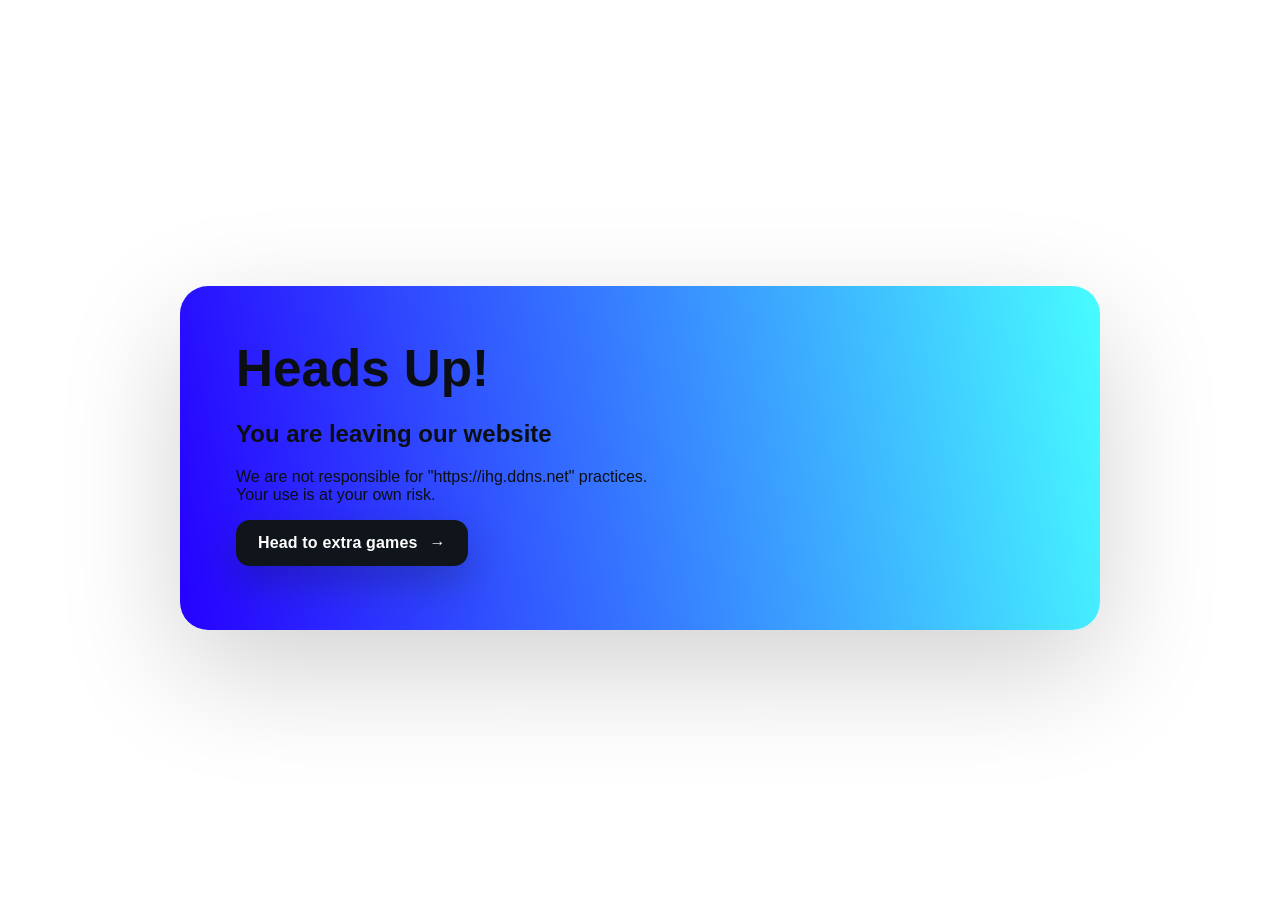
<file: New FGS/index.html>
<!DOCTYPE html>
<html lang="en"><head>
    <meta charset="utf-8">
    <meta name="viewport" content="width=device-width, initial-scale=1">
    <title>You are heading for an external website</title>
    <link rel="icon" href="/favicon.png">
  <body>
    <style>
        :root {
          --ink: #0b0f14;
          --shadow: rgba(0, 0, 0, 0.18);
        }
    
        * { box-sizing: border-box; }
    
        main {
          margin: 0;
          font-family: "Space Grotesk", "Trebuchet MS", sans-serif;
          color: var(--ink);
          min-height: 100vh;
          overflow-x: hidden;
          display: flex;
          justify-content: center;
          align-items: center;
        }

        .card {
          position: relative;
          width: min(920px, 92vw);
          background: linear-gradient(80deg, #2600ff, #47fcff);
          border-radius: 28px;
          padding: 56px 56px 64px;
          box-shadow: 0 40px 120px var(--shadow);
          overflow: hidden;
          z-index: 1;
        }
    
        h1 {
          margin: 0 0 24px;
          font-size: clamp(2.6rem, 4vw, 3.6rem);
          line-height: 1.05;
        }
    
        .cta {
          display: inline-flex;
          align-items: center;
          gap: 12px;
          padding: 14px 22px;
          border-radius: 14px;
          background: #10151c;
          color: white;
          text-decoration: none;
          font-weight: 600;
          letter-spacing: 0.01em;
          box-shadow: 0 16px 40px rgba(16, 21, 28, 0.28);
          transition: transform 200ms ease, box-shadow 200ms ease;
        }
    
        .cta:hover {
          transform: translateY(-2px);
          box-shadow: 0 20px 50px rgba(16, 21, 28, 0.35);
        }
    
        @media (max-width: 640px) {
          .card { padding: 36px 28px 40px; }
          h1 { font-size: 2.2rem; }
        }
    </style>
    <main>
        <div class="card">
            <h1>Heads Up!</h1>
            <h2>You are leaving our website</h2>
            <p>We are not responsible for "https://ihg.ddns.net" practices. <br>Your use is at your own risk.</p>
            <a class="cta" href="https://ihg.ddns.net" target="_blank">
              Head to extra games
              <span aria-hidden="true">→</span>
            </a>
        </div>
    </main>
  </body>
</html>
</file>
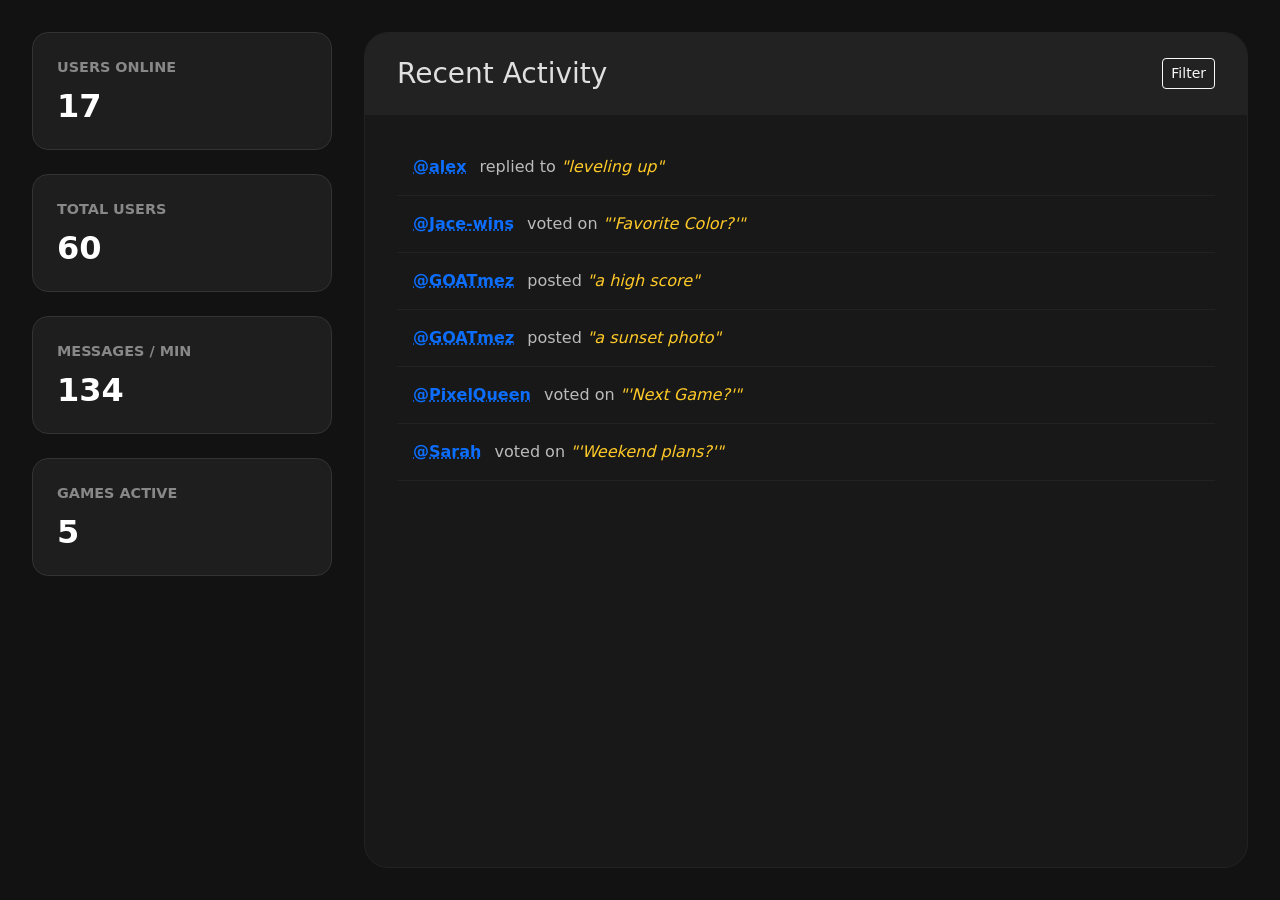
<file: New FGS/admindashbord.html>
<!DOCTYPE html>
<html lang="en">
<head>
    <meta charset="UTF-8">
    <meta name="viewport" content="width=device-width, initial-scale=1.0">
    <title>Example dashboard</title>
    <link href="https://cdn.jsdelivr.net/npm/bootstrap@5.3.3/dist/css/bootstrap.min.css" rel="stylesheet">
    <style>
        body {
            background-color: #121212;
            color: #e0e0e0;
            font-family: 'Inter', system-ui, sans-serif;
            min-height: 100vh;
            display: flex;
            padding: 2rem;
        }
        .left-content {
            width: 300px;
            display: flex;
            flex-direction: column;
            gap: 1.5rem;
        }
        .stat-card {
            background: #1e1e1e;
            border: 1px solid #333;
            border-radius: 16px;
            padding: 1.5rem;
            transition: transform 0.2s ease, border-color 0.2s ease;
        }
        .stat-card:hover {
            transform: translateY(-5px);
            border-color: #0d6efd;
        }
        .stat-label {
            color: #888;
            font-size: 0.9rem;
            font-weight: 600;
            text-transform: uppercase;
            margin-bottom: 0.5rem;
        }
        .stat-value {
            font-size: 2rem;
            font-weight: 700;
            color: #fff;
            margin: 0;
        }
        .recent-activity {
            flex-grow: 1;
            background-color: #181818;
            margin-left: 2rem;
            border-radius: 24px;
            border: 1px solid #222;
            display: flex;
            flex-direction: column;
            overflow: hidden;
        }
        .recent-header {
            padding: 1.5rem 2rem;
            background: #222;
            display: flex;
            justify-content: space-between;
            align-items: center;
            position: relative;
        }
        #activity-list {
            padding: 1.5rem 2rem;
            list-style: none;
            overflow-y: auto;
        }
        .activity-item {
            padding: 1rem;
            border-bottom: 1px solid #222;
            animation: fadeIn 0.5s ease-out;
        }
        .activity-user {
            color: #0d6efd;
            font-weight: 600;
            margin-right: 8px;
        }
        .activity-text { color: #bbb; }
        .highlight { color: #ffca28; font-style: italic; }


       
        .custom-dropdown {
            position: absolute;
            top: 100%;
            right: 2rem;
            background: #252525;
            border: 1px solid #444;
            border-radius: 8px;
            z-index: 1000;
            width: 220px;
            padding: 10px;
            box-shadow: 0 10px 25px rgba(0,0,0,0.5);
            display: none;
        }
        .custom-dropdown.show { display: block; }
        .dropdown-section { margin-bottom: 10px; font-size: 0.8rem; color: #888; }
       
        /* Tooltip / Mod Menu */
        .user-tooltip {
            position: fixed;
            background: #2c2c2c;
            border: 1px solid #0d6efd;
            border-radius: 12px;
            padding: 15px;
            z-index: 2000;
            width: 200px;
            box-shadow: 0 0 20px rgba(0,0,0,0.8);
        }
        .mod-btn { width: 100%; margin-top: 5px; text-align: left; font-size: 0.85rem; }
        .ban-reason { background: #121212; border: 1px solid #444; color: white; width: 100%; font-size: 0.8rem; margin-top: 5px; }
   
        .activity-user { cursor: pointer; text-decoration: underline dotted; }
        .activity-user:hover { color: #fff; }
    </style>
</head>
<body>
    <div class="left-content">
        <div class="stat-card">
            <p class="stat-label">Users Online</p>
            <h2 class="stat-value" id="online-count">17</h2>
        </div>
        <div class="stat-card">
            <p class="stat-label">Total Users</p>
            <h2 class="stat-value">60</h2>
        </div>
        <div class="stat-card">
            <p class="stat-label">Messages / Min</p>
            <h2 class="stat-value" id="mpm-count">134</h2>
        </div>
        <div class="stat-card">
            <p class="stat-label">Games Active</p>
            <h2 class="stat-value">5</h2>
        </div>
    </div>


    <div class="recent-activity">
        <div class="recent-header">
            <h3 class="m-0">Recent Activity</h3>
            <!-- FIX: Added 'event' as an argument here -->
            <button class="btn btn-outline-light btn-sm" onclick="toggleFilter(event)">Filter</button>
           
            <div id="filter-menu" class="custom-dropdown" onclick="event.stopPropagation()">
                <div class="dropdown-section">Category</div>
                <select id="type-filter" class="form-select form-select-sm mb-3" onchange="applyFilters()">
                    <option value="all">All Activities</option>
                    <option value="chat">Chats</option>
                    <option value="poll">Polls</option>
                    <option value="moment">Moments</option>
                    <option value="discussion">Discussions</option>
                </select>
               
                <div class="dropdown-section">Search Username</div>
                <input type="text" id="user-search" class="form-control form-control-sm" placeholder="e.g. @alex" onkeyup="applyFilters()">
            </div>
        </div>
        <div id="activity-list"></div>
    </div>
   
    <script>
        // Pools for generating random, unique activity
        const users = ["@alex", "@Jim", "@Jace-wins", "@GOATmez", "@Sarah", "@Misty_02", "@Dev_King", "@PixelQueen"];
        const subjects = {
            chat: ["about the update", "the new event", "Hi everyone!", "Is anyone online?", "LOL!"],
            poll: ["'Best Pizza?'", "'Next Game?'", "'Favorite Color?'", "'Weekend plans?'"],
            moment: ["a sunset photo", "their setup", "a high score", "new artwork"],
            discussion: ["the server rules", "leveling up", "the dev log", "balance changes"],
            game: ["Chess", "Snake", "Tetris", "Poker", "Battle Arena"]
        };


        const actions = [
            { text: "just chatted", type: "chat", getSub: () => subjects.chat[Math.floor(Math.random() * subjects.chat.length)] },
            { text: "voted on", type: "poll", getSub: () => subjects.poll[Math.floor(Math.random() * subjects.poll.length)] },
            { text: "posted", type: "moment", getSub: () => subjects.moment[Math.floor(Math.random() * subjects.moment.length)] },
            { text: "replied to", type: "discussion", getSub: () => subjects.discussion[Math.floor(Math.random() * subjects.discussion.length)] },
            { text: "is playing", type: "game", getSub: () => subjects.game[Math.floor(Math.random() * subjects.game.length)] }
        ];


        let history = [];


        function toggleFilter(e) {
            if (e) e.stopPropagation();
            document.getElementById('filter-menu').classList.toggle('show');
        }


        function addActivity() {
            const user = users[Math.floor(Math.random() * users.length)];
            const action = actions[Math.floor(Math.random() * actions.length)];
            const highlight = action.getSub();


            // Create unique data object
            const newAct = {
                user: user,
                text: action.text,
                highlight: highlight,
                type: action.type,
                id: Date.now()
            };


            history.unshift(newAct);
            if (history.length > 50) history.pop();
            applyFilters();
        }


        function applyFilters() {
            const type = document.getElementById('type-filter').value;
            const userSearch = document.getElementById('user-search').value.toLowerCase();
           
            const filtered = history.filter(a => {
                const matchesType = type === 'all' || a.type === type;
                const matchesUser = a.user.toLowerCase().includes(userSearch);
                return matchesType && matchesUser;
            });
            render(filtered);
        }


        function render(data) {
            const list = document.getElementById('activity-list');
            list.innerHTML = '';
            // Show top 8 items from history
            data.slice(0, 8).forEach(act => {
                const div = document.createElement('div');
                div.className = 'activity-item';
                div.innerHTML = `
                    <span class="activity-user" onclick="openModMenu(event, '${act.user}')">${act.user}</span>
                    <span class="activity-text">${act.text}</span>
                    <span class="highlight">"${act.highlight}"</span>
                `;
                list.appendChild(div);
            });
        }


        function openModMenu(e, username) {
            if (e) e.stopPropagation();
            const existing = document.querySelector('.user-tooltip');
            if(existing) existing.remove();


            const menu = document.createElement('div');
            menu.className = 'user-tooltip';
            menu.style.left = (e.clientX + 10) + 'px';
            menu.style.top = (e.clientY + 10) + 'px';
           
            menu.innerHTML = `
                <div style="font-weight:bold; color:#0d6efd; margin-bottom:8px;">Manage ${username}</div>
                <input type="text" class="ban-input" id="reason" placeholder="Ban reason...">
                <button class="btn btn-danger btn-sm mod-btn" onclick="alert('Banned for: ' + document.getElementById('reason').value)">Ban User</button>
               
                <div class="dropdown mt-2">
                    <button class="btn btn-secondary btn-sm mod-btn dropdown-toggle" type="button" onclick="this.nextElementSibling.classList.toggle('show')">
                        Block From...
                    </button>
                    <div class="dropdown-menu p-2 bg-dark border-secondary" style="color:white; min-width:150px;">
                        <div class="form-check"><input type="checkbox" class="form-check-input"><label class="form-check-label">Chats</label></div>
                        <div class="form-check"><input type="checkbox" class="form-check-input"><label class="form-check-label">Polls</label></div>
                        <div class="form-check"><input type="checkbox" class="form-check-input"><label class="form-check-label">Moments</label></div>
                        <div class="form-check"><input type="checkbox" class="form-check-input"><label class="form-check-label">Games</label></div>
                    </div>
                </div>
                <button class="btn btn-primary btn-sm mod-btn mt-2" onclick="this.closest('.user-tooltip').remove()">Done</button>
            `;
            document.body.appendChild(menu);
        }


        window.onclick = function(event) {
            document.getElementById('filter-menu').classList.remove('show');
            const tool = document.querySelector('.user-tooltip');
            if(tool && !tool.contains(event.target)) tool.remove();
        };


        // Start the loop
        for(let i=0; i<5; i++) addActivity();
        setInterval(addActivity, 1000);


    </script>
</body>
</html>
</file>
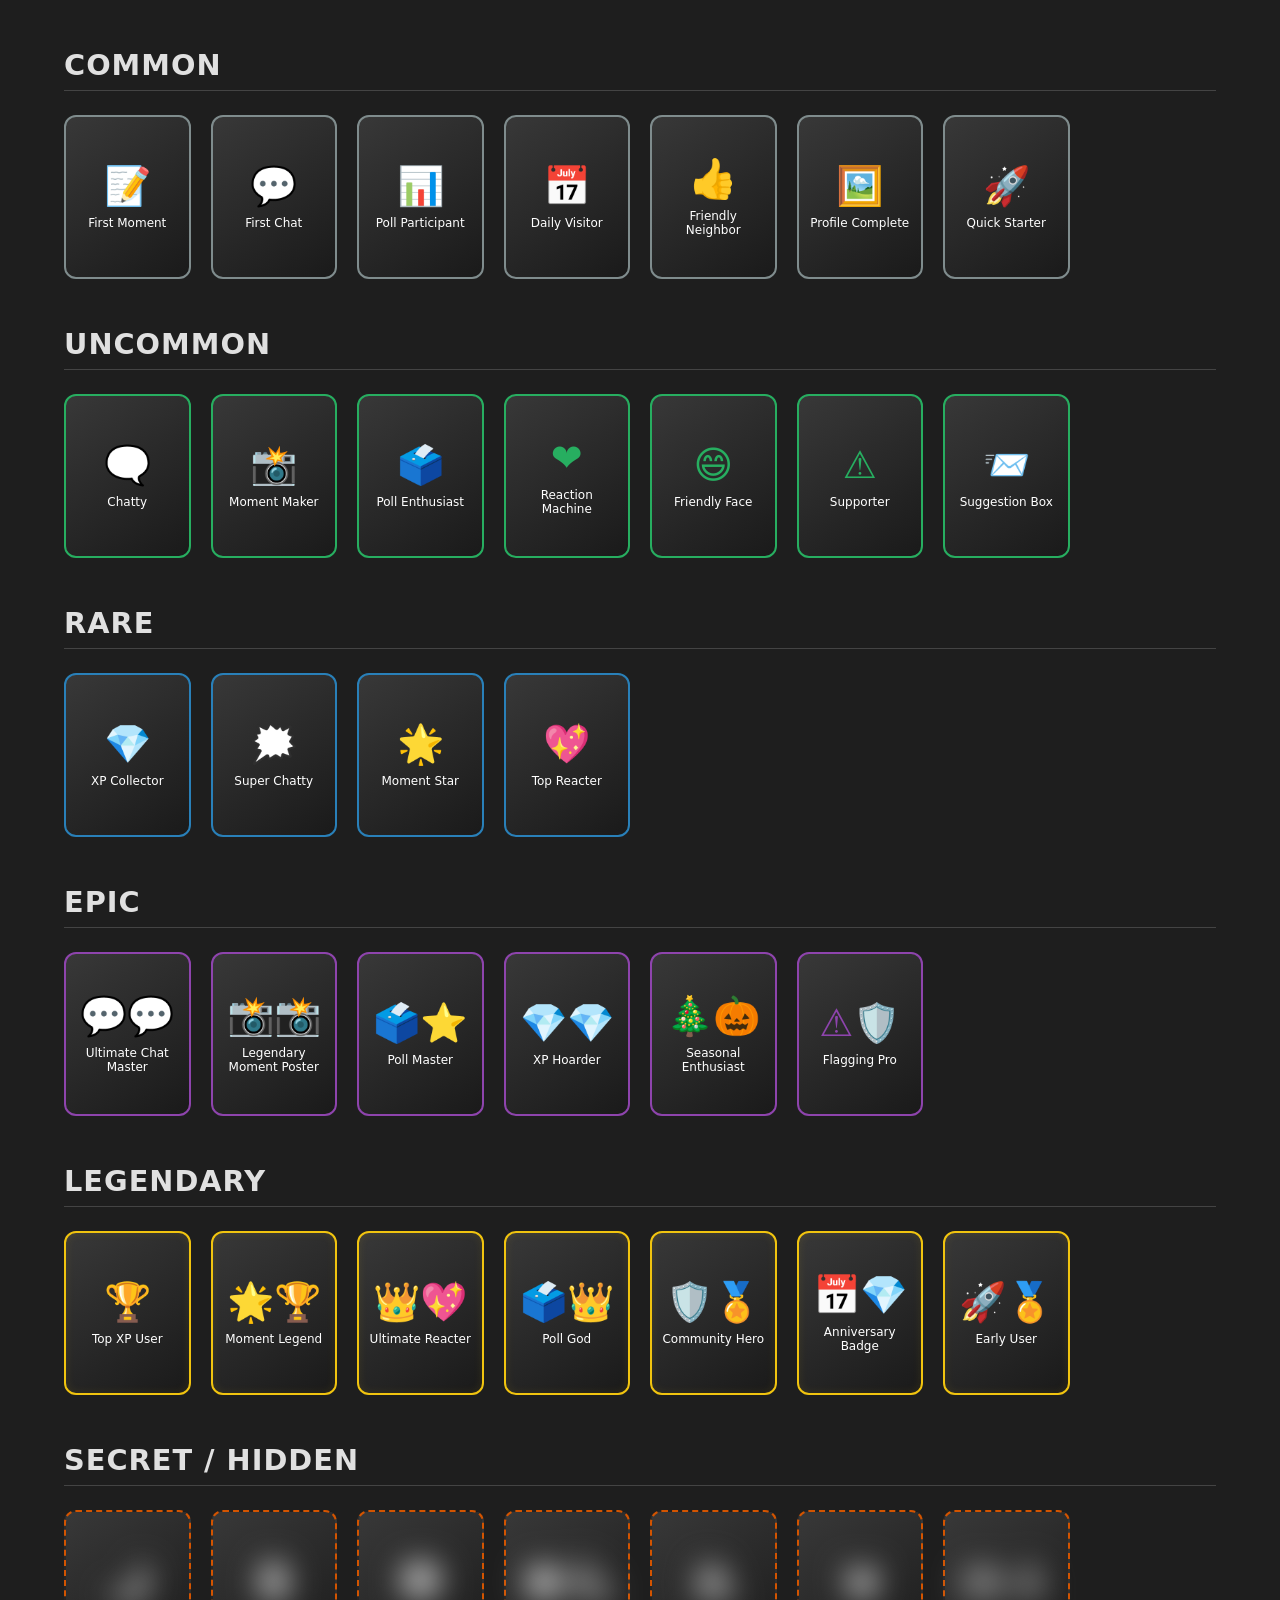
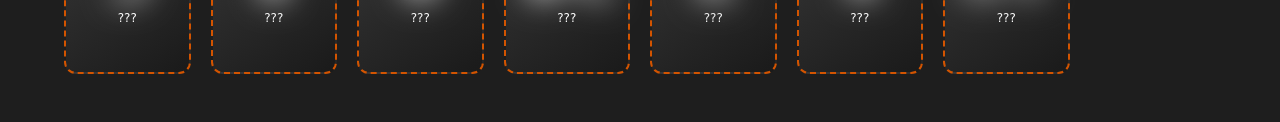
<file: New FGS/badges.html>
<!DOCTYPE html>
<html lang="en">
<head>
    <meta charset="UTF-8">
    <meta name="viewport" content="width=device-width, initial-scale=1.0">
    <title>Badge Collection</title>
    <style>
        body {
            margin: 2rem 4rem;
            background-color: #1e1e1e;
            color: #e0e0e0;
            font-family: 'Segoe UI', system-ui, -apple-system, sans-serif;
        }

        h1 {
            font-size: 1.8rem;
            margin-top: 3rem;
            padding-bottom: 0.5rem;
            border-bottom: 1px solid #444;
            text-transform: uppercase;
            letter-spacing: 1px;
        }

        /* --- CSS Grid Layout --- */
        .badge-grid {
            display: grid;
            /* Creates as many 120px columns as will fit, then centers them */
            grid-template-columns: repeat(auto-fill, minmax(120px, 1fr));
            gap: 20px;
            margin-top: 1.5rem;
            margin-bottom: 3rem;
        }

        /* --- Badge Card Base --- */
        .badge-card {
            position: relative;
            height: 140px;
            background: linear-gradient(145deg, #383838, #1a1a1a);
            border: 2px solid #555;
            border-radius: 12px;
            display: flex;
            flex-direction: column;
            align-items: center;
            justify-content: center;
            padding: 10px;
            transition: all 0.3s cubic-bezier(0.175, 0.885, 0.32, 1.275);
            cursor: pointer;
        }

        .badge-card span {
            font-size: 38px;
            margin-bottom: 8px;
            display: block;
        }

        .badge-card small {
            font-size: 0.75rem;
            text-align: center;
            font-weight: 500;
            color: #fff;
            line-height: 1.2;
        }

        /* --- Hover "Lift" Effect --- */
        .badge-card:hover {
            transform: translateY(-8px);
            box-shadow: 0 10px 20px rgba(0,0,0,0.4);
        }

        /* --- Tooltip (Details) --- */
        .details {
            visibility: hidden;
            width: 180px;
            background-color: #000;
            color: #fff;
            text-align: center;
            border-radius: 8px;
            padding: 10px;
            position: absolute;
            z-index: 100;
            bottom: 115%;
            left: 50%;
            transform: translateX(-50%);
            opacity: 0;
            transition: opacity 0.2s ease;
            font-size: 0.8rem;
            border: 1px solid currentColor; /* Matches rarity color */
            pointer-events: none;
        }

        .badge-card:hover .details {
            visibility: visible;
            opacity: 1;
        }

        /* --- Rarity Accents --- */
        .common { border-color: #7f8c8d; color: #7f8c8d; }
        .uncommon { border-color: #27ae60; color: #27ae60; }
        .rare { border-color: #2980b9; color: #2980b9; }
        .epic { border-color: #8e44ad; color: #8e44ad; }
        .legendary { border-color: #f1c40f; color: #f1c40f; box-shadow: inset 0 0 10px rgba(241, 196, 15, 0.1); }
        
        .secret { 
            border-color: #d35400; 
            color: #d35400; 
            border-style: dashed; 
        }

        /* Icon starts very blurred and grey */
        .secret span { 
            filter: blur(15px) grayscale(100%); 
            transition: filter 0.8s ease; 
        }

        /* On hover, it becomes slightly less blurry but stays grayscale/faded */
        .badge-card.secret:hover span { 
            filter: blur(4px) grayscale(100%) opacity(0.5); 
        }

        /* Tooltip styling for secret hints */
        .secret .details {
            font-style: italic;
            background-color: #1a0000; /* Darker red-tinted background */
            border-color: #d35400;
        }


    </style>
</head>
<body>

    <div class="container-fluid">
        <!-- COMMON SECTION -->
        <h1>Common</h1>
        <div class="badge-grid">
            <div class="badge-card common"><span>📝</span><small>First Moment</small><div class="details">Post your first Moment</div></div>
            <div class="badge-card common"><span>💬</span><small>First Chat</small><div class="details">Send your first chat message</div></div>
            <div class="badge-card common"><span>📊</span><small>Poll Participant</small><div class="details">Vote on your first poll</div></div>
            <div class="badge-card common"><span>📅</span><small>Daily Visitor</small><div class="details">Log in for 1 day</div></div>
            <div class="badge-card common"><span>👍</span><small>Friendly Neighbor</small><div class="details">React to someone else’s Moment for the first time</div></div>
            <div class="badge-card common"><span>🖼️</span><small>Profile Complete</small><div class="details">Add profile picture + bio</div></div>
            <div class="badge-card common"><span>🚀</span><small>Quick Starter</small><div class="details">Complete 3 actions (post, vote, chat) in one day</div></div>
        </div>

        <!-- UNCOMMON SECTION -->
        <h1>Uncommon</h1>
        <div class="badge-grid">
            <div class="badge-card uncommon"><span>🗨️</span><small>Chatty</small><div class="details">Send 50 messages</div></div>
            <div class="badge-card uncommon"><span>📸</span><small>Moment Maker</small><div class="details">Post 5 Moments</div></div>
            <div class="badge-card uncommon"><span>🗳️</span><small>Poll Enthusiast</small><div class="details">Vote on 20 polls</div></div>
            <div class="badge-card uncommon"><span>❤️</span><small>Reaction Machine</small><div class="details">Give 50 reactions</div></div>
            <div class="badge-card uncommon"><span>😄</span><small>Friendly Face</small><div class="details">Get 10 reactions on your Moments</div></div>
            <div class="badge-card uncommon"><span>⚠️</span><small>Supporter</small><div class="details">Flag 1 inappropriate Moment responsibly</div></div>
            <div class="badge-card uncommon"><span>📨</span><small>Suggestion Box</small><div class="details">Submit 3 poll suggestions or site ideas</div></div>
        </div>

        <!-- RARE SECTION -->
        <h1>Rare</h1>
        <div class="badge-grid">
            <div class="badge-card rare"><span>💎</span><small>XP Collector</small><div class="details">Reach 5,000 XP</div></div>
            <div class="badge-card rare"><span>🗯️</span><small>Super Chatty</small><div class="details">Send 200 messages</div></div>
            <div class="badge-card rare"><span>🌟</span><small>Moment Star</small><div class="details">Post 30 Moments</div></div>
            <div class="badge-card rare"><span>💖</span><small>Top Reacter</small><div class="details">Give 200 reactions</div></div>
        </div>

        <!-- EPIC SECTION -->
        <h1>Epic</h1>
        <div class="badge-grid">
            <div class="badge-card epic"><span>💬💬</span><small>Ultimate Chat Master</small><div class="details">Send 500 messages</div></div>
            <div class="badge-card epic"><span>📸📸</span><small>Legendary Moment Poster</small><div class="details">Post 100 Moments</div></div>
            <div class="badge-card epic"><span>🗳️⭐</span><small>Poll Master</small><div class="details">Vote on 100 polls</div></div>
            <div class="badge-card epic"><span>💎💎</span><small>XP Hoarder</small><div class="details">Reach 20,000 XP</div></div>
            <div class="badge-card epic"><span>🎄🎃</span><small>Seasonal Enthusiast</small><div class="details">Participate in all seasonal events for a year</div></div>
            <div class="badge-card epic"><span>⚠️🛡️</span><small>Flagging Pro</small><div class="details">Flag 10 Moments responsibly</div></div>
        </div>

        <!-- LEGENDARY SECTION -->
        <h1>Legendary</h1>
        <div class="badge-grid">
            <div class="badge-card legendary"><span>🏆</span><small>Top XP User</small><div class="details">Finish a month as #1 XP holder</div></div>
            <div class="badge-card legendary"><span>🌟🏆</span><small>Moment Legend</small><div class="details">Post 50 Moments</div></div>
            <div class="badge-card legendary"><span>👑💖</span><small>Ultimate Reacter</small><div class="details">Give 1,000 reactions</div></div>
            <div class="badge-card legendary"><span>🗳️👑</span><small>Poll God</small><div class="details">Vote on every poll of a month</div></div>
            <div class="badge-card legendary"><span>🛡️🏅</span><small>Community Hero</small><div class="details">Flag/moderate 100 Moments</div></div>
            <div class="badge-card legendary"><span>📅💎</span><small>Anniversary Badge</small><div class="details">Log in every day for a full year</div></div>
            <div class="badge-card legendary"><span>🚀🏅</span><small>Early User</small><div class="details">Be among first 100 users</div></div>
        </div>

        <!-- SECRET SECTION -->
        <h1>Secret / Hidden</h1>
        <div class="badge-grid">
            <div class="badge-card secret">
                <span>🌙</span><small>???</small>
                <div class="details">The moon watches those who do not sleep...</div>
            </div>
            <div class="badge-card secret">
                <span>🥚</span><small>???</small>
                <div class="details">Some things are better left found than sought.</div>
            </div>
            <div class="badge-card secret">
                <span>🤐</span><small>???</small>
                <div class="details">A quiet word in the right place speaks volumes.</div>
            </div>
            <div class="badge-card secret">
                <span>🌟💫</span><small>???</small>
                <div class="details">To reach the stars, others must look up at you.</div>
            </div>
            <div class="badge-card secret">
                <span>🕵️</span><small>???</small>
                <div class="details">Not all paths are marked on the map.</div>
            </div>
            <div class="badge-card secret">
                <span>💥</span><small>???</small>
                <div class="details">A mistake made, a memory erased.</div>
            </div>
            <div class="badge-card secret">
                <span>🎃🎄</span><small>???</small>
                <div class="details">The calendar holds gifts for the patient.</div>
            </div>
        </div>

    </div>

</body>
</html>
</file>
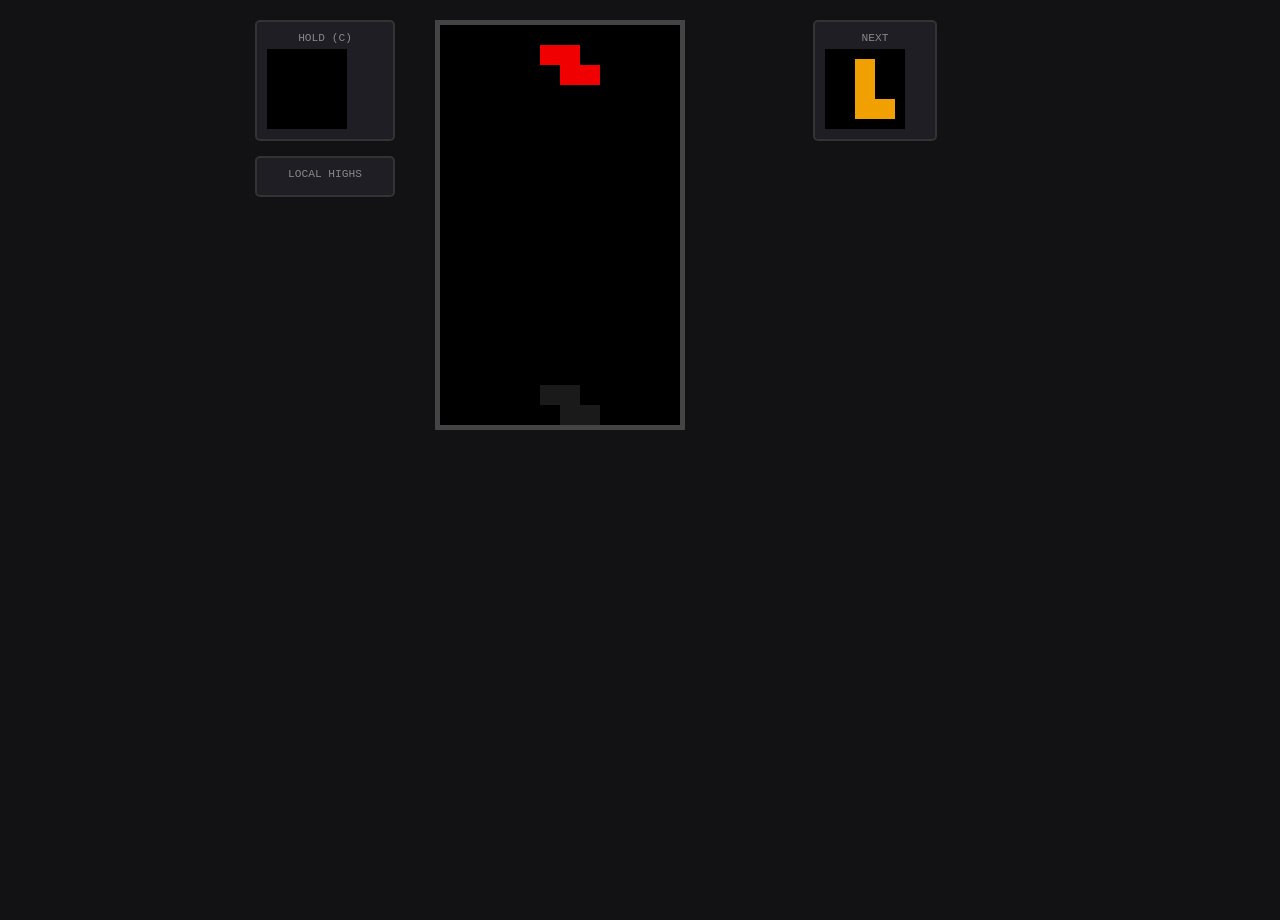
<file: New FGS/tetris.html>
<html>
<head>
    <title>Tetris: Global & Local</title>
    <style>
        body { background: #121214; color: #fff; font-family: 'Courier New', monospace; display: flex; flex-direction: column; align-items: center; height: 100vh; margin: 0; padding-top: 20px; overflow-y: hidden; }
        .main-layout { display: flex; gap: 40px; align-items: flex-start; }
        .stats-panel { width: 140px; display: flex; flex-direction: column; gap: 15px; }
        .stat-box { background: #1e1e24; border: 2px solid #333; padding: 10px; border-radius: 5px; text-align: center; }
        .stat-label { font-size: 0.7em; color: #888; margin-bottom: 5px; }
        .stat-value { font-size: 1.2em; color: #00ffcc; font-weight: bold; }
        #game-container { border: 5px solid #444; position: relative; background: #000; }
        canvas { display: block; }
        .leaderboard-panel { width: 300px; background: #1e1e24; border: 2px solid #444; border-radius: 8px; padding: 15px; }
        h3 { margin-top: 0; color: #f0a000; text-align: center; border-bottom: 1px solid #444; padding-bottom: 10px; }
        .score-list { list-style: none; padding: 0; margin: 0; font-size: 0.9em; }
        .score-item { display: flex; justify-content: space-between; padding: 5px 0; border-bottom: 1px solid #2a2a2a; }
        .rank { color: #888; width: 30px; }
        .player-name { flex-grow: 1; }
        .top-score { color: #00ffcc; font-weight: bold; }
        #overlay { position: absolute; top: 0; left: 0; width: 100%; height: 100%; background: rgba(0,0,0,0.8); display: none; flex-direction: column; align-items: center; justify-content: center; text-align: center; }
        button { background: #00ffcc; border: none; padding: 10px 20px; font-weight: bold; cursor: pointer; margin-top: 15px; border-radius: 4px; }
        button:hover { background: #00ccaa; }
    </style>
</head>
<body>

    <div class="main-layout">
        <div class="stats-panel">
            <div class="stat-box">
                <div class="stat-label">HOLD (C)</div>
                <canvas id="hold" width="80" height="80"></canvas>
            </div>
            <div class="stat-box">
                <div class="stat-label">LOCAL HIGHS</div>
                <ul id="local-leaderboard" class="score-list"></ul>
            </div>
        </div>

        <div id="game-container">
            <canvas id="tetris" width="240" height="400"></canvas>
            <div id="overlay">
                <h1 style="color: #ff0055;">GAME OVER</h1>
                <div id="final-score">Score: 0</div>
                <button onclick="resetGame()">PLAY AGAIN</button>
            </div>
        </div>

        <div class="stats-panel" style="width: 300px;">
            <div class="stat-box" style="width: 100px; align-self: center;">
                <div class="stat-label">NEXT</div>
                <canvas id="next" width="80" height="80"></canvas>
            </div>
            
        </div>
    </div>

<script>
const canvas = document.getElementById('tetris');
const context = canvas.getContext('2d');
const holdCtx = document.getElementById('hold').getContext('2d');
const nextCtx = document.getElementById('next').getContext('2d');
context.scale(20, 20); holdCtx.scale(20, 20); nextCtx.scale(20, 20);

const colors = [null, '#00f0f0', '#f0a000', '#0000f0', '#f0f000', '#f00000', '#00f000', '#a000f0'];
let arena = Array.from({length: 20}, () => Array(12).fill(0));
let player = { pos: {x: 0, y: 0}, matrix: null, score: 0, lines: 0, level: 1 };
let nextPiece = null, holdPiece = null, canHold = true, gamePaused = false;
let dropCounter = 0, dropInterval = 1000, lastTime = 0;

function createPiece(type) {
    if (type === 'I') return [[0,1,0,0],[0,1,0,0],[0,1,0,0],[0,1,0,0]];
    if (type === 'L') return [[0,2,0],[0,2,0],[0,2,2]];
    if (type === 'J') return [[0,3,0],[0,3,0],[3,3,0]];
    if (type === 'O') return [[4,4],[4,4]];
    if (type === 'Z') return [[5,5,0],[0,5,5],[0,0,0]];
    if (type === 'S') return [[0,6,6],[6,6,0],[0,0,0]];
    if (type === 'T') return [[0,7,0],[7,7,7],[0,0,0]];
}

function drawMatrix(matrix, offset, ctx, isGhost = false) {
    matrix.forEach((row, y) => {
        row.forEach((value, x) => {
            if (value !== 0) {
                ctx.fillStyle = isGhost ? 'rgba(255,255,255,0.1)' : colors[value];
                ctx.fillRect(x + offset.x, y + offset.y, 1, 1);
            }
        });
    });
}

function draw() {
    context.fillStyle = '#000';
    context.fillRect(0, 0, canvas.width, canvas.height);
    drawMatrix(arena, {x:0, y:0}, context);
    const gPos = getGhostPosition();
    drawMatrix(player.matrix, gPos, context, true);
    drawMatrix(player.matrix, player.pos, context);
    drawPreview(nextCtx, nextPiece);
    drawPreview(holdCtx, holdPiece);
}

function drawPreview(ctx, matrix) {
    ctx.fillStyle = '#000'; ctx.fillRect(0,0,4,4);
    if (matrix) drawMatrix(matrix, {x: (4-matrix[0].length)/2, y: (4-matrix.length)/2}, ctx);
}

function collide(arena, player, pos) {
    const [m, o] = [player.matrix, pos || player.pos];
    for (let y = 0; y < m.length; ++y) {
        for (let x = 0; x < m[y].length; ++x) {
            if (m[y][x] !== 0 && (arena[y + o.y] && arena[y + o.y][x + o.x]) !== 0) return true;
        }
    }
    return false;
}

function getGhostPosition() {
    let y = player.pos.y;
    while (!collide(arena, player, {x: player.pos.x, y: y + 1})) y++;
    return {x: player.pos.x, y: y};
}

function arenaSweep() {
    let rowCount = 0;
    outer: for (let y = arena.length - 1; y > 0; --y) {
        for (let x = 0; x < arena[y].length; ++x) if (arena[y][x] === 0) continue outer;
        arena.unshift(arena.splice(y, 1)[0].fill(0));
        rowCount++; y++;
    }
    if (rowCount > 0) {
        player.score += [0, 40, 100, 300, 1200][rowCount] * player.level;
        player.lines += rowCount;
        player.level = Math.floor(player.lines / 10) + 1;
        dropInterval = Math.max(100, 1000 - (player.level * 80));
    }
}

function playerReset() {
    if (!nextPiece) nextPiece = getRandomPiece();
    player.matrix = nextPiece;
    nextPiece = getRandomPiece();
    player.pos = {y: 0, x: Math.floor(arena[0].length / 2) - Math.floor(player.matrix[0].length / 2)};
    canHold = true;
    if (collide(arena, player)) gameOver();
}

function gameOver() {
    gamePaused = true;
    document.getElementById('overlay').style.display = 'flex';
    document.getElementById('final-score').innerText = "Score: " + player.score;
    saveScore(player.score);
}

function resetGame() {
    arena.forEach(row => row.fill(0));
    player.score = 0; player.lines = 0; player.level = 1;
    dropInterval = 1000; holdPiece = null;
    document.getElementById('overlay').style.display = 'none';
    gamePaused = false;
    playerReset();
}

function saveScore(score) {
    let scores = JSON.parse(localStorage.getItem('tetrisScores') || '[]');
    scores.push(score);
    scores.sort((a, b) => b - a);
    scores = scores.slice(0, 5);
    localStorage.setItem('tetrisScores', JSON.stringify(scores));
    updateLeaderboardDisplay();
}

function updateLeaderboardDisplay() {
    const list = document.getElementById('local-leaderboard');
    const scores = JSON.parse(localStorage.getItem('tetrisScores') || '[]');
    list.innerHTML = scores.map((s, i) => `<li class="score-item"><span class="rank">${i+1}</span><span>Player</span><span class="top-score">${s}</span></li>`).join('');
}

function getRandomPiece() { return createPiece('ILJOTSZ'[Math.random() * 7 | 0]); }

function update(time = 0) {
    if (!gamePaused) {
        const deltaTime = time - lastTime; lastTime = time;
        dropCounter += deltaTime;
        if (dropCounter > dropInterval) { player.pos.y++; if (collide(arena, player)) { player.pos.y--; merge(); playerReset(); arenaSweep(); } dropCounter = 0; }
        draw();
    }
    requestAnimationFrame(update);
}

function merge() { player.matrix.forEach((row, y) => { row.forEach((val, x) => { if (val !== 0) arena[y+player.pos.y][x+player.pos.x] = val; }); }); }

document.addEventListener('keydown', e => {
    if (gamePaused) return;
    if (e.keyCode === 37) { player.pos.x--; if (collide(arena, player)) player.pos.x++; }
    else if (e.keyCode === 39) { player.pos.x++; if (collide(arena, player)) player.pos.x--; }
    else if (e.keyCode === 40) { player.pos.y++; if (collide(arena, player)) { player.pos.y--; merge(); playerReset(); arenaSweep(); } }
    else if (e.keyCode === 38) { 
        const oldX = player.pos.x; let off = 1;
        const rotate = (m) => { for(let y=0; y<m.length; ++y) for(let x=0; x<y; ++x) [m[x][y], m[y][x]] = [m[y][x], m[x][y]]; m.forEach(row => row.reverse()); };
        rotate(player.matrix);
        while (collide(arena, player)) { player.pos.x += off; off = -(off + (off > 0 ? 1 : -1)); if (off > player.matrix[0].length) { rotate(player.matrix); rotate(player.matrix); rotate(player.matrix); player.pos.x = oldX; return; } }
    }
    else if (e.keyCode === 67 && canHold) {
        if (!holdPiece) { holdPiece = player.matrix; playerReset(); } 
        else { [player.matrix, holdPiece] = [holdPiece, player.matrix]; player.pos.y = 0; }
        canHold = false;
    }
    else if (e.keyCode === 32) { while(!collide(arena, player)) player.pos.y++; player.pos.y--; merge(); playerReset(); arenaSweep(); }
});

updateLeaderboardDisplay();
playerReset();
update();
</script>
</body>
</html>
</file>
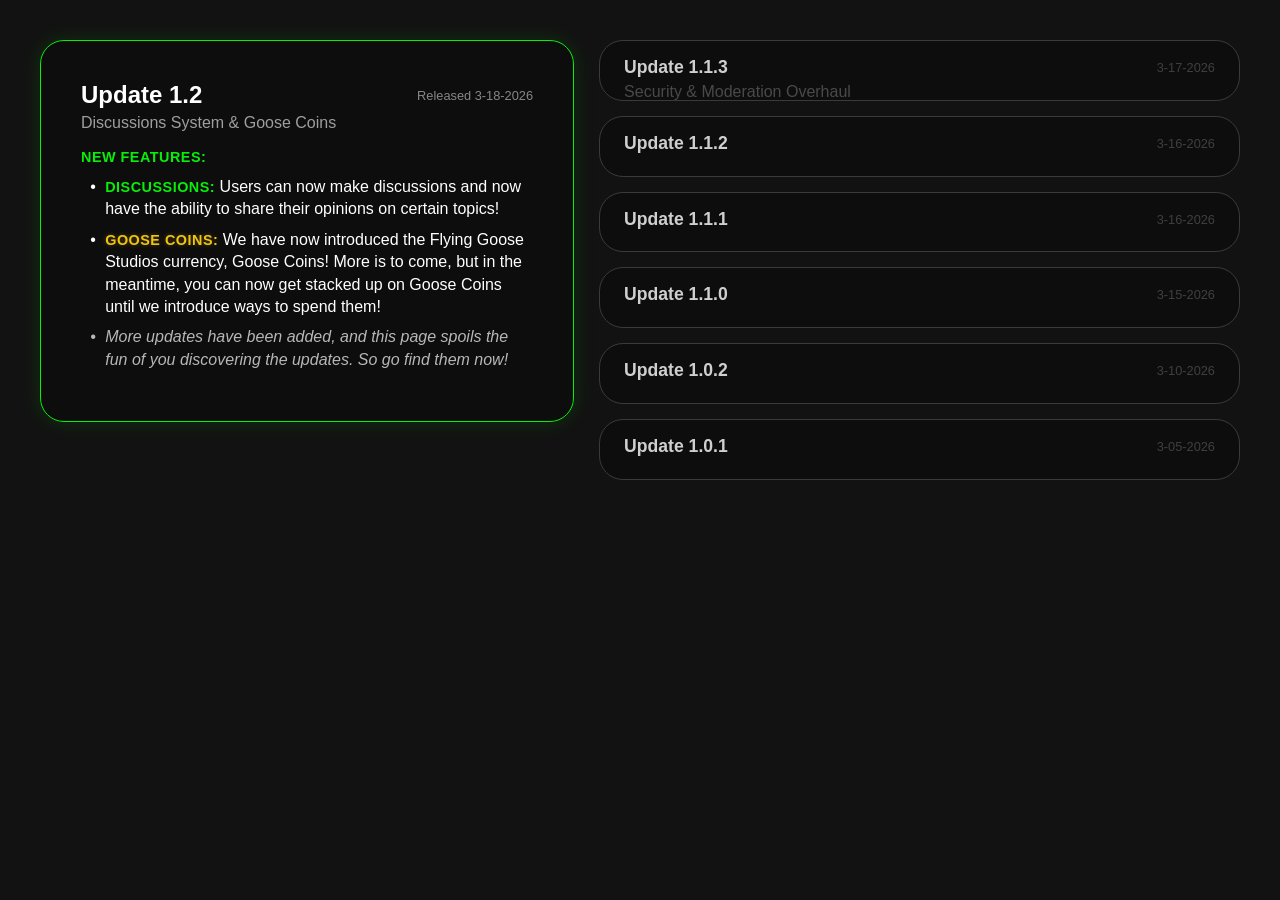
<file: New FGS/updates.html>
<!DOCTYPE html>
<html lang="en">
<head>
    <meta charset="UTF-8">
    <meta name="viewport" content="width=device-width, initial-scale=1.0">
    <style>
        :root {
            --accent-green: #09EE09;
            --goose-gold: #f1c40f; /* For Goose Coins */
            --border-muted: #444;
            --text-dim: #898989;
            --card-bg: #00000044;
        }

        body {
            background: #121212;
            margin: 0;
            padding: 0;
        }

        .updates-main-box {
            display: grid;
            grid-template-columns: 1fr 1.2fr; /* Slightly wider history column */
            gap: 25px;
            padding: 40px;
            font-family: 'Segoe UI', Roboto, sans-serif;
            color: white;
            align-items: start;
        }

        .updates-card {
            border-radius: 24px;
            background: var(--card-bg);
            box-sizing: border-box;
            transition: all 0.4s cubic-bezier(0.4, 0, 0.2, 1);
            border: 1px solid transparent;
        }

        /* --- Featured Update (Left) --- */
        .new { 
            padding: 2.5rem;
            border: 1px solid var(--accent-green); 
            box-shadow: 0 0 20px rgba(9, 238, 9, 0.15);
            position: sticky;
            top: 40px;
        }

        .new .goose-coin-text {
            color: var(--goose-gold);
            text-shadow: 0 0 5px rgba(241, 196, 15, 0.3);
        }

        /* --- History Column (Right) --- */
        .history-column {
            display: flex;
            flex-direction: column;
            gap: 15px;
        }

        .old { 
            max-height: 3.8rem; /* Collapsed state */
            overflow: hidden;
            padding: 1rem 1.5rem;
            border: 1px solid var(--border-muted); 
            color: var(--text-dim);
            cursor: pointer;
            opacity: 0.8;
        }

        .old:hover {
            max-height: 1000px; /* Expanded state */
            color: white;
            border-color: #777;
            background: rgba(255, 255, 255, 0.05);
            box-shadow: 0 10px 25px rgba(0,0,0,0.5);
            opacity: 1;
        }

        /* Content reveal animation */
        .old ul, .old strong, .old p {
            opacity: 0;
            transition: opacity 0.3s ease 0.1s;
        }

        .old:hover ul, .old:hover strong, .old:hover p {
            opacity: 1;
        }

        /* --- Global Elements --- */
        .card-header {
            display: flex;
            justify-content: space-between;
            align-items: center;
            font-weight: bold;
            margin-bottom: 15px;
        }

        .version-tag { color: white; font-size: 1.1rem; }
        .date-tag { font-size: 0.8rem; opacity: 0.5; font-weight: normal; }
        
        ul { padding-left: 1.2rem; margin: 10px 0; }
        li { margin-bottom: 8px; line-height: 1.4; list-style-type: '• '; padding-left: 5px; }
        strong { color: var(--accent-green); font-size: 0.9rem; text-transform: uppercase; letter-spacing: 0.5px; }

        @media (max-width: 1000px) {
            .updates-main-box { grid-template-columns: 1fr; padding: 20px; }
            .new { position: static; margin-bottom: 20px; }
        }
    </style>
</head>
<body>

<div class="updates-main-box">
    <!-- FEATURED UPDATE -->
    <div class="updates-card new">
        <div class="card-header">
            <h2 style="margin:0">Update 1.2</h2>
            <span class="date-tag">Released 3-18-2026</span>
        </div>
        <p style="opacity: 0.6; margin-top: -10px;">Discussions System & Goose Coins</p>
        
        <strong>New Features:</strong>
        <ul>
            <li><strong>Discussions:</strong> Users can now make discussions and now have the ability to share their opinions on certain topics!</li>
            <li><strong class="goose-coin-text">Goose Coins:</strong> We have now introduced the Flying Goose Studios currency, Goose Coins! More is to come, but in the meantime, you can now get stacked up on Goose Coins until we introduce ways to spend them!</li>
            <li style="font-style: italic; opacity: 0.7;">More updates have been added, and this page spoils the fun of you discovering the updates. So go find them now!</li>
        </ul>
    </div>

    <!-- HISTORY COLUMN -->
    <div class="history-column">
        <!-- v1.1.3 -->
        <div class="updates-card old">
            <div class="card-header">
                <span class="version-tag">Update 1.1.3</span>
                <span class="date-tag">3-17-2026</span>
            </div>
            <p style="opacity: 0.6; margin-top: -10px;">Security & Moderation Overhaul</p>
            <strong>Safety Tools:</strong>
            <ul>
                <li><strong>Flagging System:</strong> Users can now report "Moments" even after initial approval.</li>
                <li><strong>Moderation Transparency:</strong> Added a Ban Reason Box.</li>
                <li><strong>Appeal Process:</strong> Integrated a formal Ban Appeal system.</li>
                <li><strong>Automated Filters:</strong> Global word filters implemented on Moments.</li>
                <li><strong>Updated Updates Page:</strong> New Version of the updates page added!</li>
            </ul>
        </div>

        <!-- v1.1.2 -->
        <div class="updates-card old">
            <div class="card-header">
                <span class="version-tag">Update 1.1.2</span>
                <span class="date-tag">3-16-2026</span>
            </div>
            <strong>New Chat Features</strong>
            <ul>
                <li><strong>Images now shown in chat:</strong> Images are now shown live in chat! Clicking images opens them in a new tab!</li>
            </ul>
        </div>

        <!-- v1.1.1 -->
        <div class="updates-card old">
            <div class="card-header">
                <span class="version-tag">Update 1.1.1</span>
                <span class="date-tag">3-16-2026</span>
            </div>
            <strong>Homepage & UI:</strong>
            <ul>
                <li><strong>Live Countdown:</strong> Added a real-time event timer to the header.</li>
                <li><strong>Dynamic Features:</strong> New homepage sections for trending content.</li>
                <li><strong>Performance:</strong> Optimized image loading.</li>
            </ul>
        </div>

        <!-- v1.1.0 -->
        <div class="updates-card old">
            <div class="card-header">
                <span class="version-tag">Update 1.1.0</span>
                <span class="date-tag">3-15-2026</span>
            </div>
            <strong>Messaging Update:</strong>
            <ul>
                <li><strong>Presence System:</strong> Online, Offline, or Idle status dots.</li>
                <li><strong>Instant Messaging:</strong> Full WebSocket integration for live chat.</li>
                <li><strong>Visual Refresh:</strong> Redesigned chat bubbles and spacing.</li>
            </ul>
        </div>

        <!-- v1.0.2 -->
        <div class="updates-card old">
            <div class="card-header">
                <span class="version-tag">Update 1.0.2</span>
                <span class="date-tag">3-10-2026</span>
            </div>
            <strong>Navigation & Support:</strong>
            <ul>
                <li><strong>Navigation Overhaul:</strong> Added "My Profile" dropdown and Admin panel access.</li>
                <li><strong>Support Tickets:</strong> Launched a dedicated ticket system.</li>
                <li><strong>UX Polish:</strong> Active-state effects and brand loading screen.</li>
            </ul>
        </div>

        <!-- v1.0.1 -->
        <div class="updates-card old">
            <div class="card-header">
                <span class="version-tag">Update 1.0.1</span>
                <span class="date-tag">3-05-2026</span>
            </div>
            <strong>Foundation & Legal:</strong>
            <ul>
                <li><strong>Theming:</strong> Introduced the "Dark Teal" accent colors.</li>
                <li><strong>Legal Framework:</strong> Finalized Terms of Service and Privacy Policy.</li>
                <li><strong>Change Log:</strong> Created this centralized Updates page.</li>
            </ul>
        </div>
    </div>
</div>

</body>
</html>
</file>
